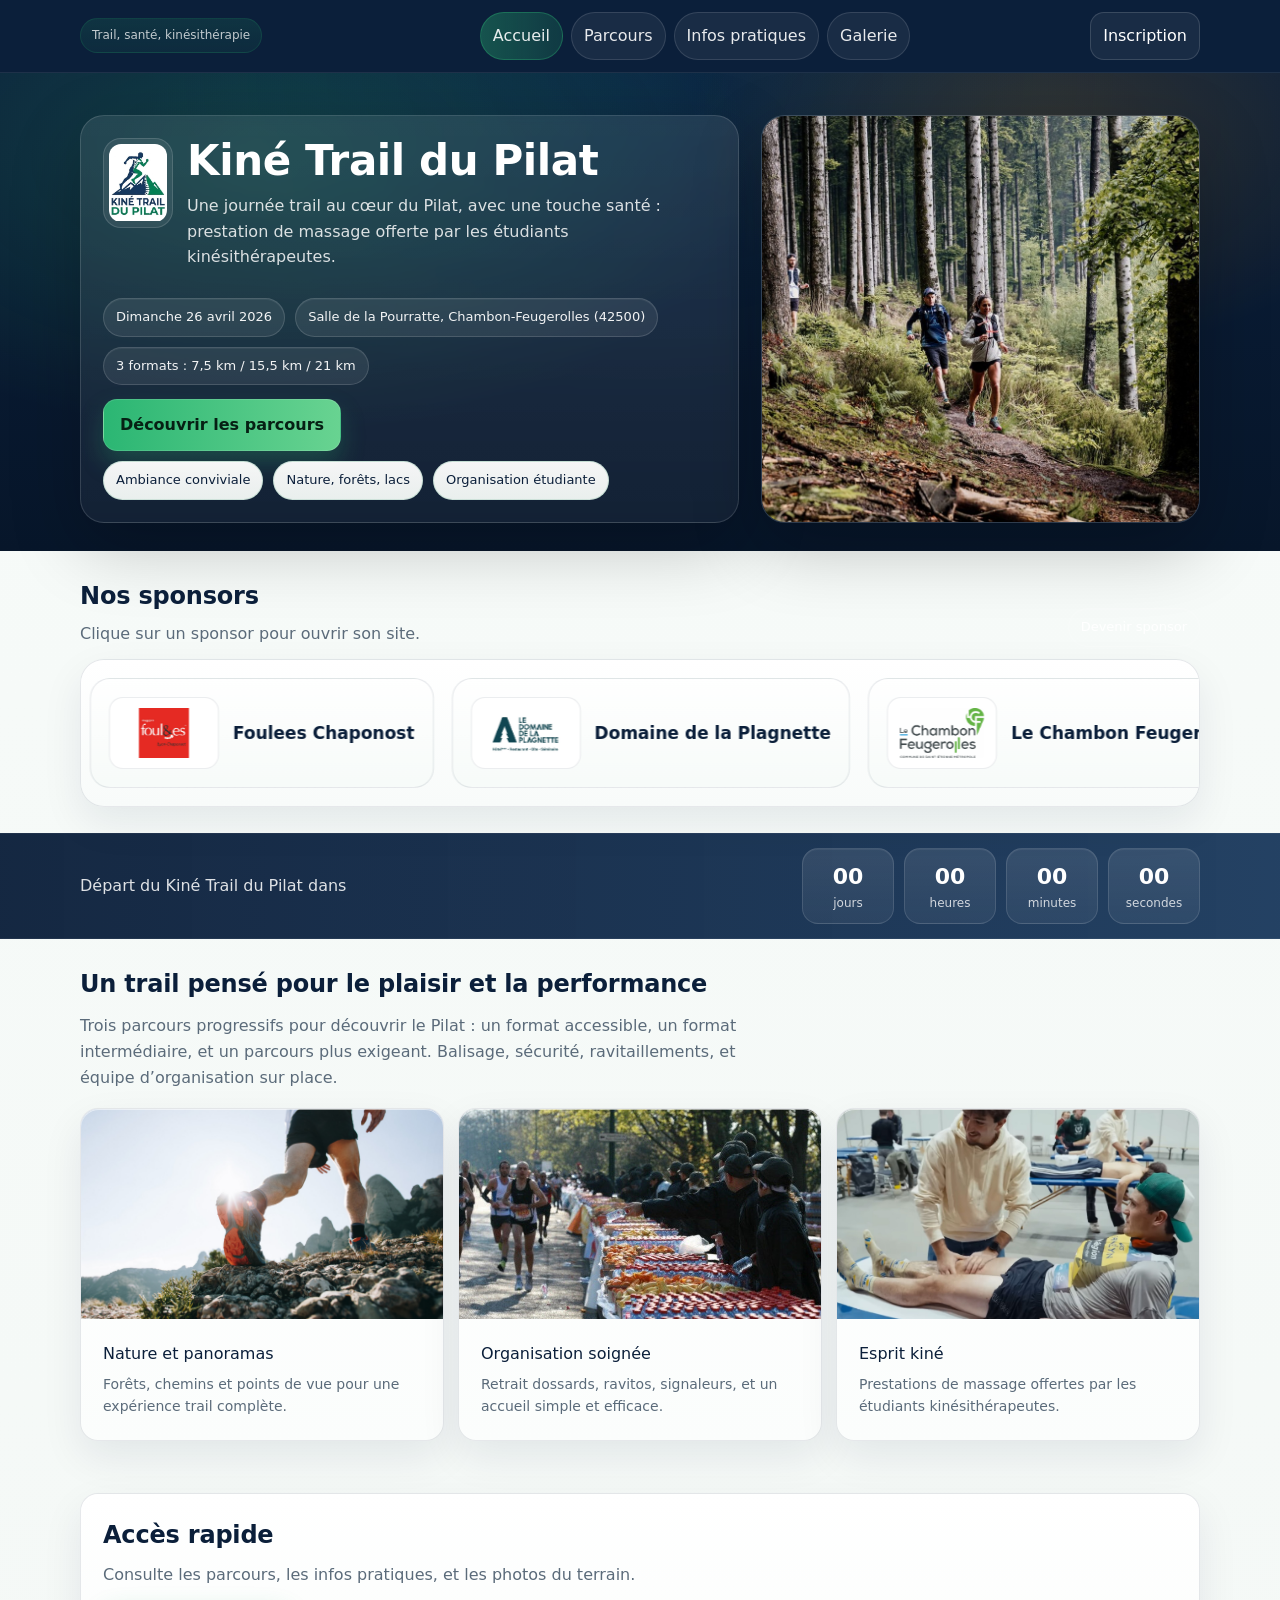
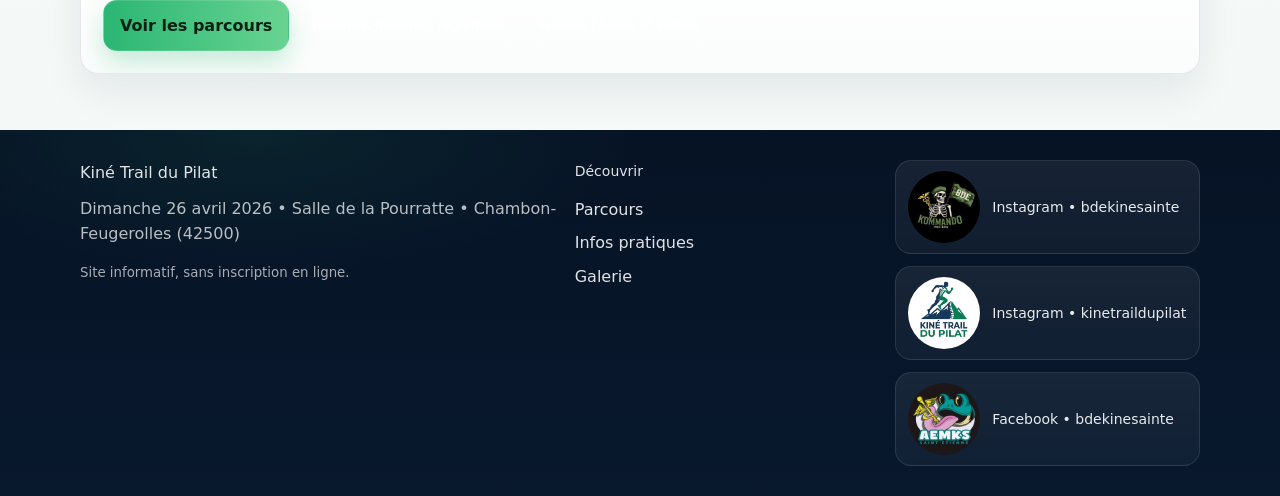
<file: index.html>
<!doctype html>
<html lang="fr">
<head>
  <meta charset="utf-8">
  <meta name="viewport" content="width=device-width, initial-scale=1">
  <title>Kiné Trail du Pilat | Accueil</title>

  <link rel="stylesheet" href="./style.css">
  <link rel="icon" type="image/jpeg" sizes="16x16" href="./images/logo_onglet.jpg">
</head>

<body>

  <div class="topbar">
    <div class="container topbar-inner">
      <a class="brand brand--big" href="./index.html">
        <!-- <img src="./images/logo.jpg" alt="Logo Kiné Trail du Pilat"> -->
        <div class="brand-title">
          <!-- <div class="name">Kiné Trail du Pilat</div> -->
          <div class="tag">Trail, santé, kinésithérapie</div>
        </div>
      </a>

      <nav class="nav" aria-label="Navigation principale">
        <a class="active" href="./index.html">Accueil</a>
        <a href="./parcours.html">Parcours</a>
        <a href="./infos.html">Infos pratiques</a>
        <a href="./galerie.html">Galerie</a>
      </nav>

      <a class="badge" href="https://www.logicourse.fr/inscriptions-3/1042-kine2026.html" target="_blank" rel="noreferrer">
        Inscription
      </a>
    </div>
  </div>

  <header class="header-hero">
    <div class="container hero-grid">

      <div class="hero-card reveal">
        <div class="hero-brandline">
          <img class="hero-logo" src="./images/logo.jpg" alt="Logo Kiné Trail du Pilat">
          <div>
            <h1 class="hero-title">Kiné Trail du Pilat</h1>
            <p class="hero-sub">
              Une journée trail au cœur du Pilat, avec une touche santé : prestation de massage offerte par les étudiants kinésithérapeutes.
            </p>
          </div>
        </div>

        <div class="hero-meta">
          <span class="pill">Dimanche 26 avril 2026</span>
          <span class="pill">Salle de la Pourratte, Chambon-Feugerolles (42500)</span>
          <span class="pill">3 formats : 7,5 km / 15,5 km / 21 km</span>
        </div>

        <div class="hero-actions">
          <a class="btn" href="./parcours.html">Découvrir les parcours</a>
        </div>

        <div class="kpi">
          <span class="pill">Ambiance conviviale</span>
          <span class="pill">Nature, forêts, lacs</span>
          <span class="pill">Organisation étudiante</span>
        </div>
      </div>

      <div class="hero-image reveal" aria-label="Illustration du trail">
        <img src="./images/accueil-6.jpg" alt="Paysage du Pilat avec un sentier de trail">
      </div>

    </div>
  </header>

  <section class="section" id="sponsors">
    <div class="container">
      <div class="sponsors-head reveal">
        <div>
          <h2 class="section-title" style="margin-bottom:6px;">Nos sponsors</h2>
          <p class="section-sub" style="margin:0;">
            Clique sur un sponsor pour ouvrir son site.
          </p>
        </div>
        <a class="pill" href="#contact-sponsors">Devenir sponsor</a>
      </div>

      <div class="sponsors-marquee reveal" aria-label="Bandeau sponsors">
        <div class="sponsors-track" data-sponsors-track>

          <a class="sponsor-card" href="https://foulees.com/-Lyon-Chaponost" target="_blank" rel="noreferrer" aria-label="Aller sur le site du sponsor 1">
            <img src="./images/sponsor-1.jpg" alt="Sponsor 1">
            <span>Foulees Chaponost</span>
          </a>

          <a class="sponsor-card" href="https://www.domaine-plagnette.com/" target="_blank" rel="noreferrer" aria-label="Aller sur le site du sponsor 2">
            <img src="./images/sponsor-2.jpg" alt="Sponsor 2">
            <span>Domaine de la Plagnette</span>
          </a>

          <a class="sponsor-card" href="https://lechambon.fr/" target="_blank" rel="noreferrer" aria-label="Aller sur le site du sponsor 3">
            <img src="./images/sponsor-3.jpg" alt="Sponsor 3">
            <span>Le Chambon Feugerolles</span>
          </a>

          <a class="sponsor-card" href="https://www.cabesto.com/" target="_blank" rel="noreferrer" aria-label="Aller sur le site du sponsor 4">
            <img src="./images/sponsor-4.jpg" alt="Sponsor 4">
            <span>Cabesto</span>
          </a>

          <a class="sponsor-card" href="https://foulees.com/-Lyon-Chaponost" target="_blank" rel="noreferrer" aria-label="Aller sur le site du sponsor 1 (copie)">
            <img src="./images/sponsor-1.jpg" alt="Sponsor 1">
            <span>Foulees Chaponost</span>
          </a>

          <a class="sponsor-card" href="https://www.domaine-plagnette.com/" target="_blank" rel="noreferrer" aria-label="Aller sur le site du sponsor 2 (copie)">
            <img src="./images/sponsor-2.jpg" alt="Sponsor 2">
            <span>Domaine de la Plagnette</span>
          </a>

          <a class="sponsor-card" href="https://lechambon.fr/" target="_blank" rel="noreferrer" aria-label="Aller sur le site du sponsor 3 (copie)">
            <img src="./images/sponsor-3.jpg" alt="Sponsor 3">
            <span>Le Chambon Feugerolles</span>
          </a>

          <a class="sponsor-card" href="https://www.cabesto.com/" target="_blank" rel="noreferrer" aria-label="Aller sur le site du sponsor 4 (copie)">
            <img src="./images/sponsor-4.jpg" alt="Cabesto">
            <span>Cabesto</span>
          </a>

        </div>
      </div>
    </div>
  </section>

  <section class="countdown" aria-label="Compte à rebours avant le départ">
    <div class="container countdown-inner">
      <div class="countdown-label">Départ du Kiné Trail du Pilat dans</div>
      <div class="countdown-value">
        <div class="unit"><div class="n" data-cd="days">00</div><div class="t">jours</div></div>
        <div class="unit"><div class="n" data-cd="hours">00</div><div class="t">heures</div></div>
        <div class="unit"><div class="n" data-cd="mins">00</div><div class="t">minutes</div></div>
        <div class="unit"><div class="n" data-cd="secs">00</div><div class="t">secondes</div></div>
      </div>
    </div>
  </section>

  <main class="container">

    <section class="section">
      <h2 class="section-title reveal">Un trail pensé pour le plaisir et la performance</h2>
      <p class="section-sub reveal">
        Trois parcours progressifs pour découvrir le Pilat : un format accessible, un format intermédiaire, et un parcours plus exigeant. Balisage, sécurité, ravitaillements, et équipe d’organisation sur place.
      </p>

      <div class="grid-3">
        <article class="card reveal">
          <img src="./images/accueil-1.jpg" alt="Coureurs sur un sentier forestier">
          <div class="pad">
            <div class="card-title">Nature et panoramas</div>
            <div class="card-text">Forêts, chemins et points de vue pour une expérience trail complète.</div>
          </div>
        </article>

        <article class="card reveal">
          <img src="./images/accueil-2.jpg" alt="Ambiance ravitaillement et bénévoles">
          <div class="pad">
            <div class="card-title">Organisation soignée</div>
            <div class="card-text">Retrait dossards, ravitos, signaleurs, et un accueil simple et efficace.</div>
          </div>
        </article>

        <article class="card reveal">
          <img src="./images/accueil-4.jpg" alt="Paysage du Pilat avec un chemin">
          <div class="pad">
            <div class="card-title">Esprit kiné</div>
            <div class="card-text">Prestations de massage offertes par les étudiants kinésithérapeutes.</div>
          </div>
        </article>
      </div>
    </section>

    <section class="section">
      <div class="card reveal">
        <div class="pad">
          <h2 class="section-title" style="margin-bottom:8px;">Accès rapide</h2>
          <p class="section-sub" style="margin-bottom:12px;">
            Consulte les parcours, les infos pratiques, et les photos du terrain.
          </p>
          <div style="display:flex; gap:10px; flex-wrap:wrap;">
            <a class="btn" href="./parcours.html">Voir les parcours</a>
            <a class="pill" href="./infos.html">Horaires, matériel, règlement</a>
            <a class="pill" href="./galerie.html">Galerie photos et vidéos</a>
          </div>
        </div>
      </div>
    </section>

  </main>

  <footer class="footer">
    <div class="container footer-grid">
      <div>
        <div style="font-size:16px; margin-bottom:10px;">Kiné Trail du Pilat</div>
        <div style="color:rgba(255,255,255,.72);">
          Dimanche 26 avril 2026 • Salle de la Pourratte • Chambon-Feugerolles (42500)
        </div>
        <div style="margin-top:12px;">
          <small>Site informatif, sans inscription en ligne.</small>
        </div>
      </div>

      <div class="inline-links">
        <div style="font-size:14px; margin-bottom:6px;">Découvrir</div>
        <a href="./parcours.html">Parcours</a>
        <a href="./infos.html">Infos pratiques</a>
        <a href="./galerie.html">Galerie</a>
      </div>

      <div class="footer-social-links">

        <a
          class="footer-social-card"
          href="https://www.instagram.com/bdekinesainte/"
          target="_blank"
          rel="noreferrer"
          aria-label="Compte Instagram BDE Kiné Sainte">
          <img src="./images/logo_bde.jpg" alt="Logo BDE Kiné Sainte">
          <span>Instagram • bdekinesainte</span>
        </a>

        <a
          class="footer-social-card"
          href="https://www.instagram.com/kinetraildupilat/"
          target="_blank"
          rel="noreferrer"
          aria-label="Compte Instagram Kiné Trail du Pilat">
          <img src="./images/logo2.jpg" alt="Logo Kiné Trail du Pilat">
          <span>Instagram • kinetraildupilat</span>
        </a>

        <a
          class="footer-social-card"
          href="https://www.facebook.com/AemksKineSainte"
          target="_blank"
          rel="noreferrer"
          aria-label="Compte Facebook BDE Kiné Sainte">
          <img src="./images/logo_bde_facebook.jpg" alt="Logo BDE Kiné Sainte Facebook">
          <span>Facebook • bdekinesainte</span>
        </a>

      </div>
    </div>
  </footer>

  <button class="to-top" type="button" data-to-top aria-label="Remonter en haut">↑</button>

  <script src="./script.js"></script>
</body>
</html>
</file>
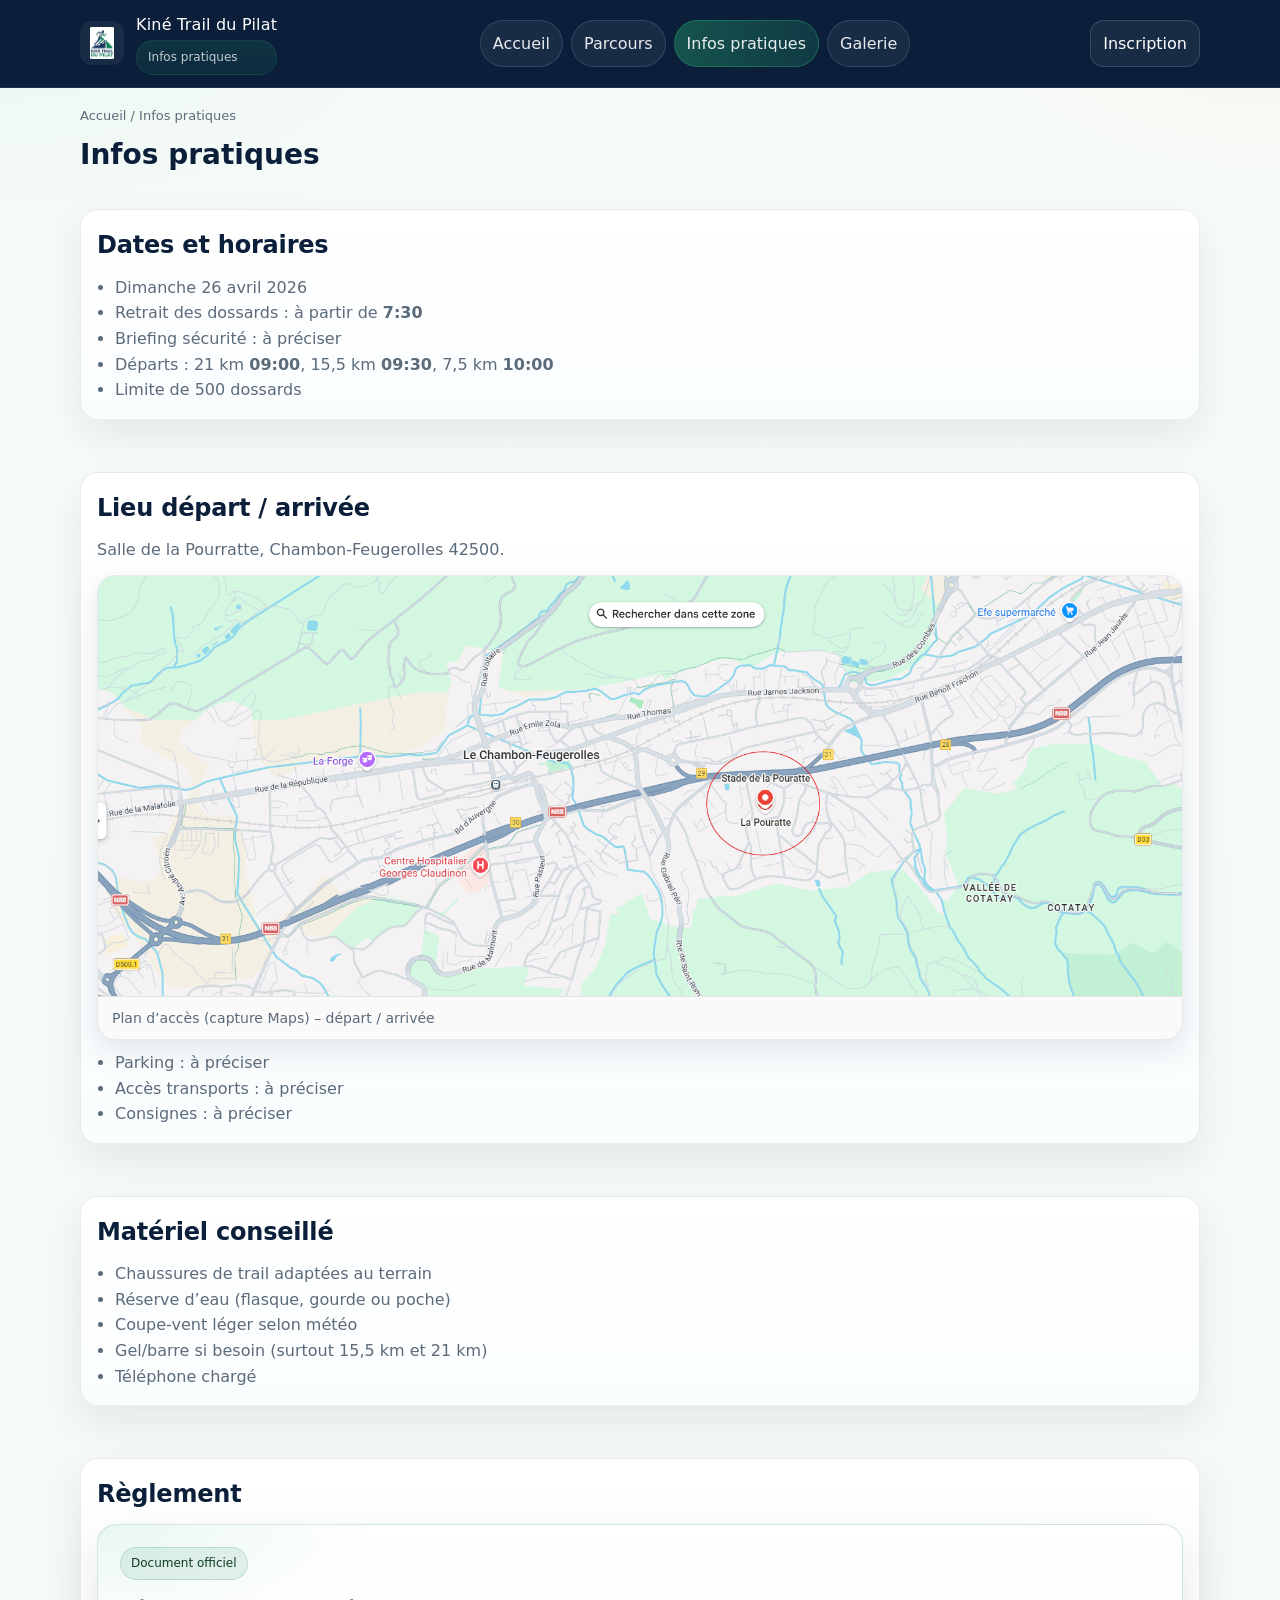
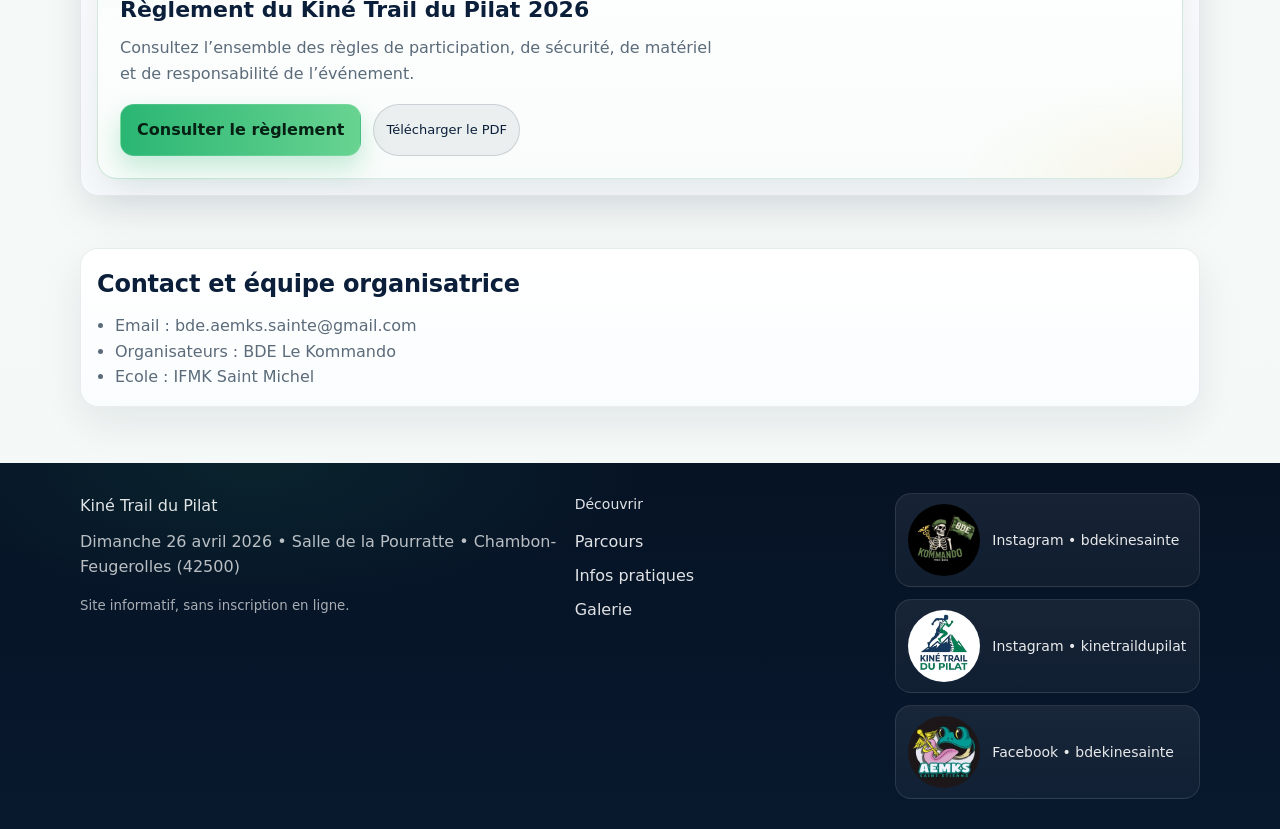
<file: infos.html>
<!doctype html>
<html lang="fr">
<head>
  <meta charset="utf-8">
  <meta name="viewport" content="width=device-width, initial-scale=1">
  <title>Kiné Trail du Pilat | Infos pratiques</title>
  <link rel="stylesheet" href="./style.css">
  <link rel="icon" type="image/jpeg" sizes="16x16" href="./images/logo_onglet.jpg">
</head>
<body>

  <div class="topbar">
    <div class="container topbar-inner">
      <a class="brand" href="./index.html">
        <img src="./images/logo.jpg" alt="Logo Kiné Trail du Pilat">
        <div class="brand-title">
          <div class="name">Kiné Trail du Pilat</div>
          <div class="tag">Infos pratiques</div>
        </div>
      </a>

      <nav class="nav" aria-label="Navigation principale">
        <a href="./index.html">Accueil</a>
        <a href="./parcours.html">Parcours</a>
        <a class="active" href="./infos.html">Infos pratiques</a>
        <a href="./galerie.html">Galerie</a>
      </nav>

      <a class="badge" href="https://www.logicourse.fr/inscriptions-3/1042-kine2026.html" target="_blank" rel="noreferrer">Inscription</a>
    </div>
  </div>

  <main class="container">
    <div class="page-head">
      <p class="breadcrumb">Accueil / Infos pratiques</p>
      <h1 class="page-title">Infos pratiques</h1>
    </div>

    <section class="section" id="horaires">
      <div class="route-block">
        <h2 class="section-title">Dates et horaires</h2>
        <ul class="list">
          <li>Dimanche 26 avril 2026</li>
          <li>Retrait des dossards : à partir de <b>7:30</b></li>
          <li>Briefing sécurité : à préciser </li>
          <li>Départs : 21 km <b>09:00</b>, 15,5 km <b>09:30</b>, 7,5 km <b>10:00</b></li>
          <li>Limite de 500 dossards</li>
        </ul>
      </div>
    </section>

    <section class="section" id="acces">
      <div class="route-block">
        <h2 class="section-title">Lieu départ / arrivée</h2>
        <p class="section-sub" style="margin:0;">
          Salle de la Pourratte, Chambon-Feugerolles 42500.
        </p>
        <figure class="map-figure">
          <img class="map-image" src="./images/plans_depart.png" alt="Plan d’accès – lieu de départ du Kiné Trail du Pilat">
          <figcaption class="map-caption">Plan d’accès (capture Maps) – départ / arrivée</figcaption>
        </figure>
        <ul class="list">
          <li>Parking : à préciser</li>
          <li>Accès transports : à préciser</li>
          <li>Consignes : à préciser</li>
        </ul>
      </div>
    </section>

    <section class="section" id="materiel">
      <div class="route-block">
        <h2 class="section-title">Matériel conseillé</h2>
        <ul class="list">
          <li>Chaussures de trail adaptées au terrain</li>
          <li>Réserve d’eau (flasque, gourde ou poche)</li>
          <li>Coupe-vent léger selon météo</li>
          <li>Gel/barre si besoin (surtout 15,5 km et 21 km)</li>
          <li>Téléphone chargé</li>
        </ul>
      </div>
    </section>

    <section class="section" id="reglement">
      <div class="route-block">
        <h2 class="section-title">Règlement</h2>

        <div class="reglement-card">
          <div class="reglement-badge">Document officiel</div>

          <h3 class="reglement-title">Règlement du Kiné Trail du Pilat 2026</h3>

          <p class="reglement-text">
            Consultez l’ensemble des règles de participation, de sécurité, de matériel et de responsabilité de l’événement.
          </p>

          <div class="reglement-actions">
            <a
              class="btn reglement-btn"
              href="./documents/reglement-kine-trail-du-pilat-2026.pdf"
              target="_blank"
              rel="noreferrer">
              Consulter le règlement
            </a>

            <a
              class="pill reglement-pill"
              href="./documents/reglement-kine-trail-du-pilat-2026.pdf"
              download>
              Télécharger le PDF
            </a>
          </div>
        </div>
      </div>
    </section>

    <section class="section" id="contact">
      <div class="route-block">
        <h2 class="section-title">Contact et équipe organisatrice</h2>
        <p class="section-sub" style="margin:0;">
        </p>
        <ul class="list">
          <li>Email : bde.aemks.sainte@gmail.com</li>
          <li>Organisateurs : BDE Le Kommando</li>
          <li>Ecole : IFMK Saint Michel</li>
        </ul>
      </div>
    </section>

  </main>

  <footer class="footer">
    <div class="container footer-grid">
      <div>
        <div style="font-size:16px; margin-bottom:10px;">Kiné Trail du Pilat</div>
        <div style="color:rgba(255,255,255,.72);">
          Dimanche 26 avril 2026 • Salle de la Pourratte • Chambon-Feugerolles (42500)
        </div>
        <div style="margin-top:12px;">
          <small>Site informatif, sans inscription en ligne.</small>
        </div>
      </div>

      <div class="inline-links">
        <div style="font-size:14px; margin-bottom:6px;">Découvrir</div>
        <a href="./parcours.html">Parcours</a>
        <a href="./infos.html">Infos pratiques</a>
        <a href="./galerie.html">Galerie</a>
      </div>

      <div class="footer-social-links">

        <a
          class="footer-social-card"
          href="https://www.instagram.com/bdekinesainte/"
          target="_blank"
          rel="noreferrer"
          aria-label="Compte Instagram BDE Kiné Sainte">
          <img src="./images/logo_bde.jpg" alt="Logo BDE Kiné Sainte">
          <span>Instagram • bdekinesainte</span>
        </a>

        <a
          class="footer-social-card"
          href="https://www.instagram.com/kinetraildupilat/"
          target="_blank"
          rel="noreferrer"
          aria-label="Compte Instagram Kiné Trail du Pilat">
          <img src="./images/logo2.jpg" alt="Logo Kiné Trail du Pilat">
          <span>Instagram • kinetraildupilat</span>
        </a>

        <a
          class="footer-social-card"
          href="https://www.facebook.com/AemksKineSainte"
          target="_blank"
          rel="noreferrer"
          aria-label="Compte Facebook BDE Kiné Sainte">
          <img src="./images/logo_bde_facebook.jpg" alt="Logo BDE Kiné Sainte Facebook">
          <span>Facebook • bdekinesainte</span>
        </a>

      </div>
    </div>
  </footer>

  <button class="to-top" type="button" data-to-top aria-label="Remonter en haut">↑</button>
  <script src="./script.js"></script>
  
</body>

</html>
</file>
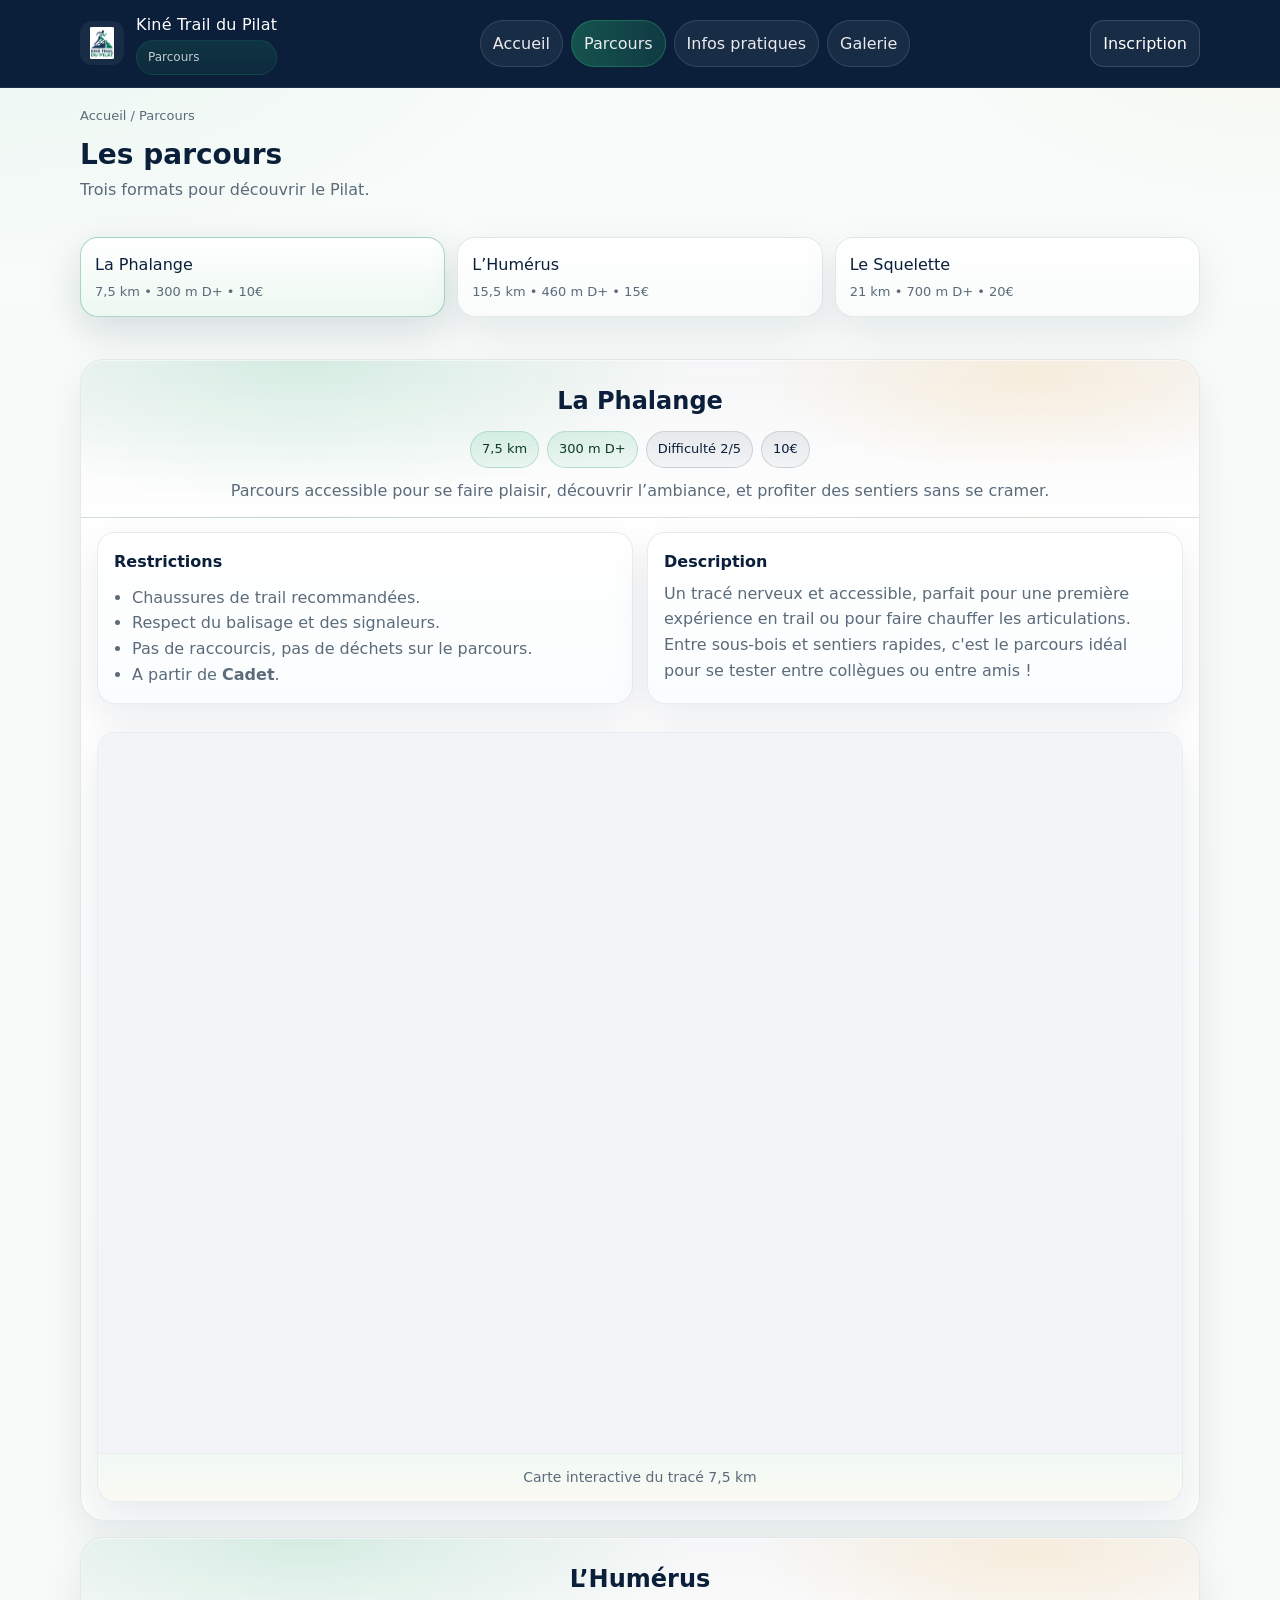
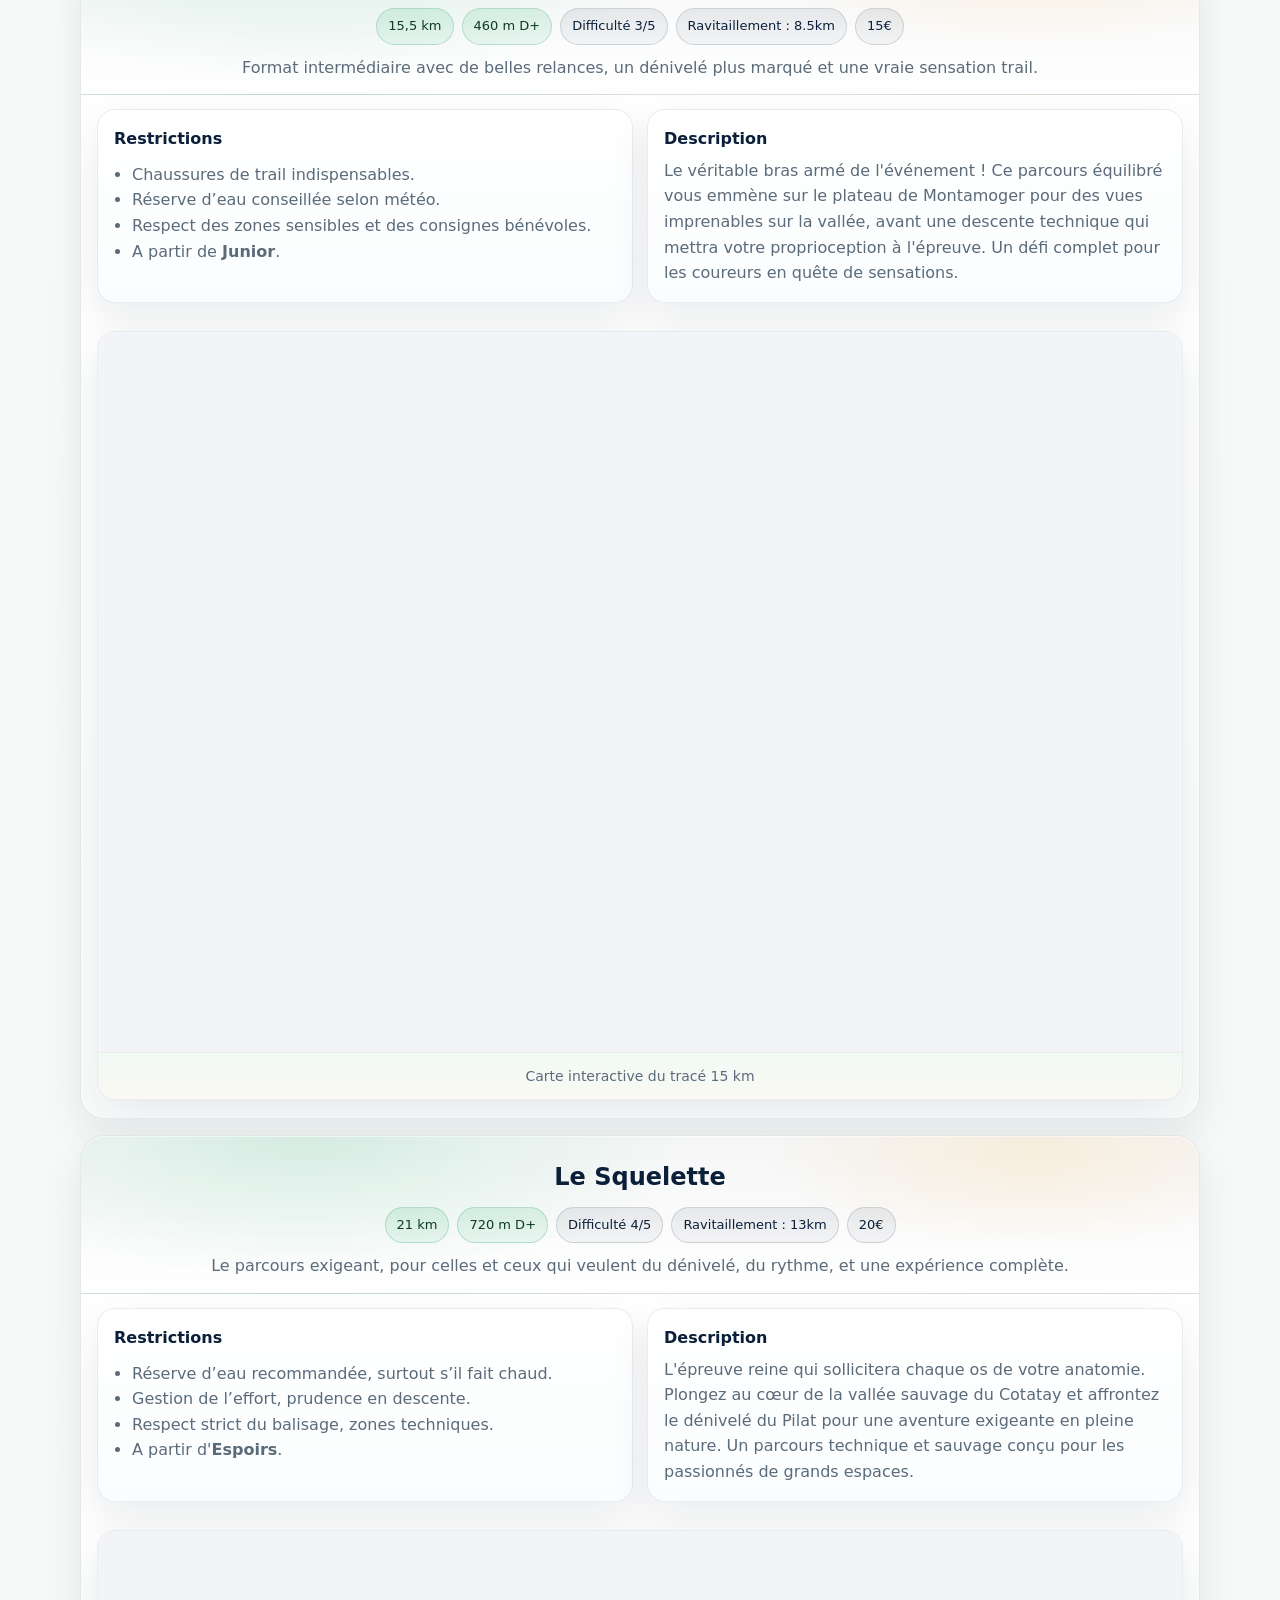
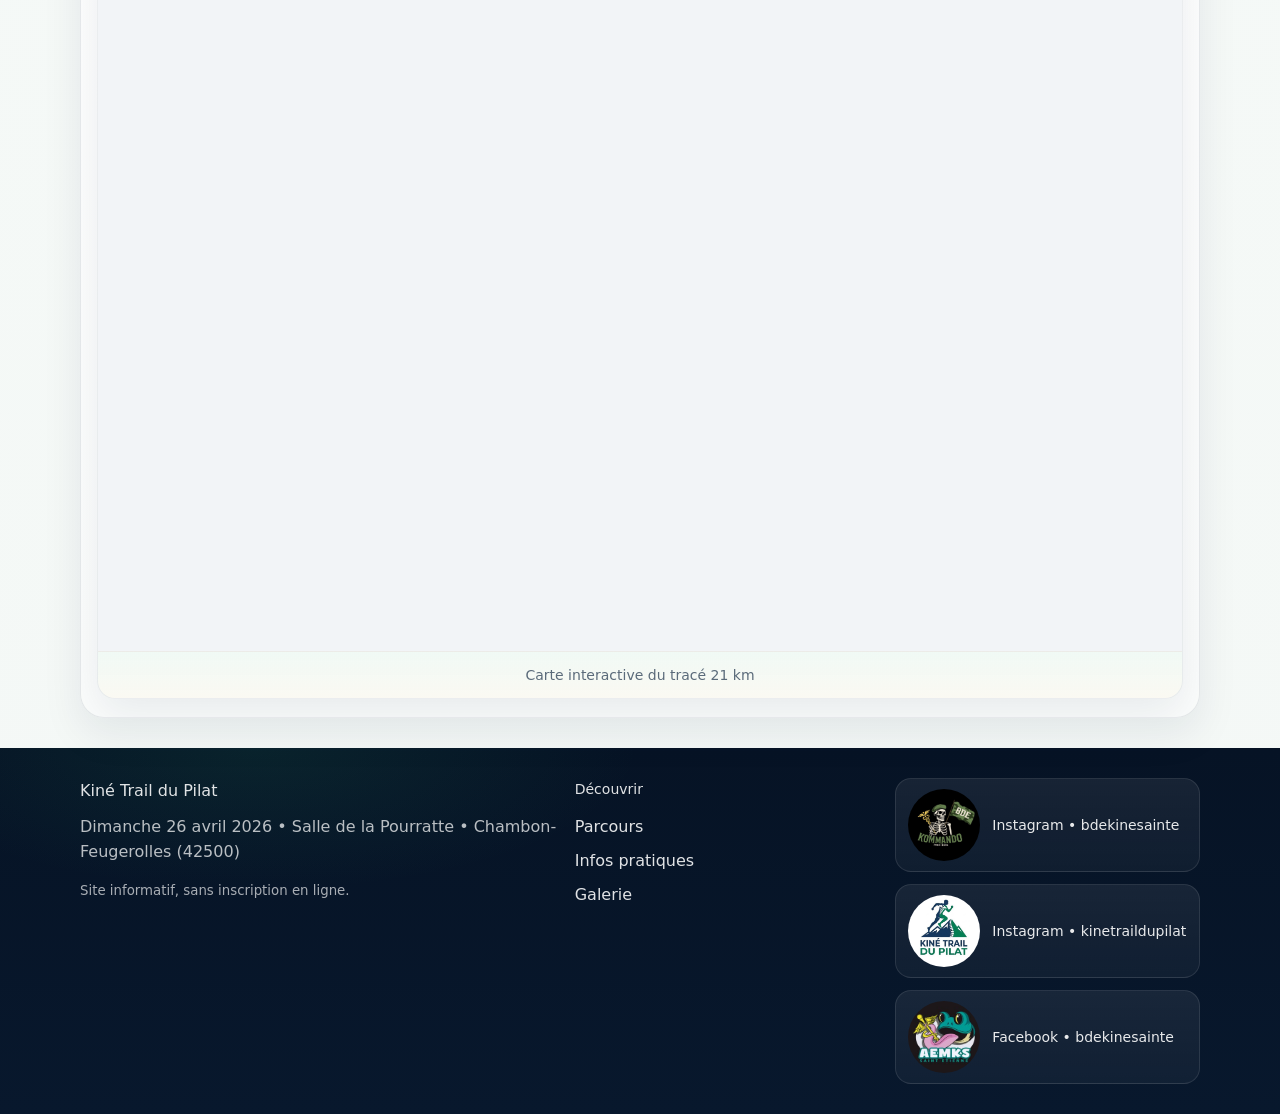
<file: parcours.html>
<!doctype html>
<html lang="fr">
<head>
  <meta charset="utf-8">
  <meta name="viewport" content="width=device-width, initial-scale=1">
  <title>Kiné Trail du Pilat | Parcours</title>
  <link rel="stylesheet" href="./style.css">
  <link rel="icon" type="image/jpeg" sizes="16x16" href="./images/logo_onglet.jpg">
</head>

<body>

  <div class="topbar">
    <div class="container topbar-inner">
      <a class="brand" href="./index.html">
        <img src="./images/logo.jpg" alt="Logo Kiné Trail du Pilat">
        <div class="brand-title">
          <div class="name">Kiné Trail du Pilat</div>
          <div class="tag">Parcours</div>
        </div>
      </a>

      <nav class="nav" aria-label="Navigation principale">
        <a href="./index.html">Accueil</a>
        <a class="active" href="./parcours.html">Parcours</a>
        <a href="./infos.html">Infos pratiques</a>
        <a href="./galerie.html">Galerie</a>
      </nav>

      <a class="badge" href="https://www.logicourse.fr/inscriptions-3/1042-kine2026.html" target="_blank" rel="noreferrer">Inscription</a>
    </div>
  </div>

  <main class="container">
    <div class="page-head">
      <p class="breadcrumb">Accueil / Parcours</p>
      <h1 class="page-title">Les parcours</h1>
      <p class="section-sub">
        Trois formats pour découvrir le Pilat.
      </p>
    </div>

    <section class="section" style="padding-top:10px;">
      <div class="route-nav" aria-label="Accès rapide aux parcours">
        <a class="route-chip active" href="#phalange" data-route-link="phalange">
          <div class="route-chip-title">La Phalange</div>
          <div class="route-chip-sub">7,5 km • 300 m D+ • 10€</div>
        </a>

        <a class="route-chip" href="#humerus" data-route-link="humerus">
          <div class="route-chip-title">L’Humérus</div>
          <div class="route-chip-sub">15,5 km • 460 m D+ • 15€</div>
        </a>

        <a class="route-chip" href="#squelette" data-route-link="squelette">
          <div class="route-chip-title">Le Squelette</div>
          <div class="route-chip-sub">21 km • 700 m D+ • 20€</div>
        </a>
      </div>
    </section>

    <section class="route-v2" id="phalange" data-route="phalange">
      <header class="route-hero">
        <h2 class="route-hero-title">La Phalange</h2>

        <div class="route-meta">
          <span class="tag">7,5 km</span>
          <span class="tag">300 m D+</span>
          <span class="tag navy">Difficulté 2/5</span>
          <span class="tag navy">10€</span>
        </div>

        <p class="route-hero-lead">
          Parcours accessible pour se faire plaisir, découvrir l’ambiance, et profiter des sentiers sans se cramer.
        </p>
      </header>

      <div class="route-details">
        <div class="route-block">
          <h3 class="route-subtitle">Restrictions</h3>
          <ul class="list">
            <li>Chaussures de trail recommandées.</li>
            <li>Respect du balisage et des signaleurs.</li>
            <li>Pas de raccourcis, pas de déchets sur le parcours.</li>
            <li>A partir de <b>Cadet</b>.</li>
          </ul>
        </div>

        <div class="route-block">
          <h3 class="route-subtitle">Description</h3>
          <p class="section-sub" style="margin:0;">
            Un tracé nerveux et accessible, parfait pour une première expérience en trail ou pour faire chauffer les articulations.
            Entre sous-bois et sentiers rapides, c'est le parcours idéal pour se tester entre collègues ou entre amis !
          </p>
        </div>
      </div>

      <div class="route-media-stack">
        <div class="media map-card">
          <div class="komoot-embed">
            <iframe
              src="https://www.komoot.com/fr-fr/tour/2813452535/embed?share_token=agZnbM8nG8MugUilhC7o3jUJ1zsjmpl7AkASDcNGZgFia7PhPM&profile=1"
              loading="lazy"
              allowfullscreen
              referrerpolicy="strict-origin-when-cross-origin"
              title="Carte interactive du parcours La Phalange">
            </iframe>
          </div>
          <div class="cap">Carte interactive du tracé 7,5 km</div>
        </div>
      </div>
    </section>

    <section class="route-v2" id="humerus" data-route="humerus">
      <header class="route-hero">
        <h2 class="route-hero-title">L’Humérus</h2>

        <div class="route-meta">
          <span class="tag">15,5 km</span>
          <span class="tag">460 m D+</span>
          <span class="tag navy">Difficulté 3/5</span>
          <span class="tag navy">Ravitaillement : 8.5km</span>
          <span class="tag navy">15€</span>
        </div>

        <p class="route-hero-lead">
          Format intermédiaire avec de belles relances, un dénivelé plus marqué et une vraie sensation trail.
        </p>
      </header>

      <div class="route-details">
        <div class="route-block">
          <h3 class="route-subtitle">Restrictions</h3>
          <ul class="list">
            <li>Chaussures de trail indispensables.</li>
            <li>Réserve d’eau conseillée selon météo.</li>
            <li>Respect des zones sensibles et des consignes bénévoles.</li>
            <li>A partir de <b>Junior</b>.</li>
          </ul>
        </div>

        <div class="route-block">
          <h3 class="route-subtitle">Description</h3>
          <p class="section-sub" style="margin:0;">
            Le véritable bras armé de l'événement ! Ce parcours équilibré vous emmène sur le plateau de Montamoger pour des vues imprenables sur la vallée,
            avant une descente technique qui mettra votre proprioception à l'épreuve. Un défi complet pour les coureurs en quête de sensations.
          </p>
        </div>
      </div>

      <div class="route-media-stack">
        <div class="media map-card">
          <div class="komoot-embed">
            <iframe
              src="https://www.komoot.com/fr-fr/tour/2756206032/embed?share_token=auyn3lGZaMHZaEUx7GmP1bBeD0R7QXrITrUDi4xkM5N0RKsmd8&profile=1"
              loading="lazy"
              allowfullscreen
              referrerpolicy="strict-origin-when-cross-origin"
              title="Carte interactive du parcours L’Humérus">
            </iframe>
          </div>
          <div class="cap">Carte interactive du tracé 15 km</div>
        </div>
      </div>
    </section>

    <section class="route-v2" id="squelette" data-route="squelette">
      <header class="route-hero">
        <h2 class="route-hero-title">Le Squelette</h2>

        <div class="route-meta">
          <span class="tag">21 km</span>
          <span class="tag">720 m D+</span>
          <span class="tag navy">Difficulté 4/5</span>
          <span class="tag navy">Ravitaillement : 13km</span>
          <span class="tag navy">20€</span>
        </div>

        <p class="route-hero-lead">
          Le parcours exigeant, pour celles et ceux qui veulent du dénivelé, du rythme, et une expérience complète.
        </p>
      </header>

      <div class="route-details">
        <div class="route-block">
          <h3 class="route-subtitle">Restrictions</h3>
          <ul class="list">
            <li>Réserve d’eau recommandée, surtout s’il fait chaud.</li>
            <li>Gestion de l’effort, prudence en descente.</li>
            <li>Respect strict du balisage, zones techniques.</li>
            <li>A partir d'<b>Espoirs</b>.</li>
          </ul>
        </div>

        <div class="route-block">
          <h3 class="route-subtitle">Description</h3>
          <p class="section-sub" style="margin:0;">
            L'épreuve reine qui sollicitera chaque os de votre anatomie. Plongez au cœur de la vallée sauvage du Cotatay et affrontez le dénivelé du Pilat pour une
            aventure exigeante en pleine nature. Un parcours technique et sauvage conçu pour les passionnés de grands espaces.
          </p>
        </div>
      </div>

      <div class="route-media-stack">
        <div class="media map-card">
          <div class="komoot-embed">
            <iframe
              src="https://www.komoot.com/fr-fr/tour/2813133595/embed?share_token=aRtNIQqfC6TagY1kxYDg5kkqwEZXzEwO7iZG2JZbVRBr9U5EIk&profile=1"
              loading="lazy"
              allowfullscreen
              referrerpolicy="strict-origin-when-cross-origin"
              title="Carte interactive du parcours Le Squelette">
            </iframe>
          </div>
          <div class="cap">Carte interactive du tracé 21 km</div>
        </div>
      </div>
    </section>

  </main>

  <footer class="footer">
    <div class="container footer-grid">
      <div>
        <div style="font-size:16px; margin-bottom:10px;">Kiné Trail du Pilat</div>
        <div style="color:rgba(255,255,255,.72);">
          Dimanche 26 avril 2026 • Salle de la Pourratte • Chambon-Feugerolles (42500)
        </div>
        <div style="margin-top:12px;">
          <small>Site informatif, sans inscription en ligne.</small>
        </div>
      </div>

      <div class="inline-links">
        <div style="font-size:14px; margin-bottom:6px;">Découvrir</div>
        <a href="./parcours.html">Parcours</a>
        <a href="./infos.html">Infos pratiques</a>
        <a href="./galerie.html">Galerie</a>
      </div>

      <div class="footer-social-links">

        <a
          class="footer-social-card"
          href="https://www.instagram.com/bdekinesainte/"
          target="_blank"
          rel="noreferrer"
          aria-label="Compte Instagram BDE Kiné Sainte">
          <img src="./images/logo_bde.jpg" alt="Logo BDE Kiné Sainte">
          <span>Instagram • bdekinesainte</span>
        </a>

        <a
          class="footer-social-card"
          href="https://www.instagram.com/kinetraildupilat/"
          target="_blank"
          rel="noreferrer"
          aria-label="Compte Instagram Kiné Trail du Pilat">
          <img src="./images/logo2.jpg" alt="Logo Kiné Trail du Pilat">
          <span>Instagram • kinetraildupilat</span>
        </a>

        <a
          class="footer-social-card"
          href="https://www.facebook.com/AemksKineSainte"
          target="_blank"
          rel="noreferrer"
          aria-label="Compte Facebook BDE Kiné Sainte">
          <img src="./images/logo_bde_facebook.jpg" alt="Logo BDE Kiné Sainte Facebook">
          <span>Facebook • bdekinesainte</span>
        </a>

      </div>
    </div>
  </footer>

  <button class="to-top" type="button" data-to-top aria-label="Remonter en haut">↑</button>

  <script src="./script.js"></script>
</body>
</html>
</file>
<file: style.css>
:root{
  --white:#ffffff;
  --navy:#0b1f3a;
  --navy-2:#123157;
  --green:#1c8c5a;
  --green2:#2bb673;
  --green-soft:#dff6eb;
  --orange:#f59e0b;
  --orange-soft:#fff3d6;
  --sky:#dbeafe;
  --ink:#0f172a;
  --muted:#5b6b7a;
  --bg:#f4f8f6;
  --bg-alt:#eef5f2;
  --card:#ffffff;
  --line: rgba(11,31,58,.10);
  --line-strong: rgba(11,31,58,.18);
  --shadow: 0 10px 30px rgba(11,31,58,.10);
  --shadow-soft: 0 16px 40px rgba(11,31,58,.08);
  --shadow-strong: 0 24px 60px rgba(11,31,58,.16);
  --radius: 18px;
  --radius-lg: 24px;
  --max: 1120px;
}
  
  *{ box-sizing:border-box; }
  html,body{ margin:0; padding:0; }
  body{
    font-family: system-ui, -apple-system, Segoe UI, Roboto, Arial, sans-serif;
    color: var(--ink);
    background:
      radial-gradient(1200px 600px at 0% 0%, rgba(43,182,115,.06), transparent 45%),
      radial-gradient(900px 500px at 100% 0%, rgba(245,158,11,.05), transparent 40%),
      linear-gradient(180deg, #f7fbf9 0%, var(--bg) 100%);
    line-height: 1.6;
  }
  
  a{ color: inherit; text-decoration: none; }
  a:focus-visible, button:focus-visible{
    outline: 3px solid rgba(43,182,115,.35);
    outline-offset: 3px;
    border-radius: 10px;
  }
  
  html, body{
    margin: 0;
    padding: 0;
    overflow-x: hidden;
  }

  .container{
    width: min(var(--max), calc(100% - 40px));
    margin: 0 auto;
  }
  
  .topbar{
    background: var(--navy);
    color: var(--white);
    position: sticky;
    top: 0;
    z-index: 50;
    border-bottom: 1px solid rgba(255,255,255,.08);
  }
  
  .nav a{
    padding: 10px 12px;
    border-radius: 999px;
    color: rgba(255,255,255,.9);
    border: 1px solid rgba(255,255,255,.12);
    background: rgba(255,255,255,.06);
    transition: transform .08s ease, background .15s ease;
  }
  .nav a:hover{
    background: rgba(255,255,255,.12);
  }
  .nav a.active{
    background: linear-gradient(90deg, rgba(43,182,115,.35), rgba(43,182,115,.18));
    border-color: rgba(43,182,115,.35);
  }

  .topbar-inner{
    display:flex;
    align-items:center;
    justify-content:space-between;
    gap: 16px;
    padding: 12px 0;
  }
  
  .nav{
    display:flex;
    flex-wrap:wrap;
    gap: 8px;
    justify-content:center;
  }
  
  .brand{
    display:flex;
    align-items:center;
    gap: 12px;
    min-width: 220px;
  }
  .brand img{
    width: 44px;
    height: 44px;
    object-fit: contain;
    background: rgba(255,255,255,.06);
    border-radius: 12px;
    padding: 6px;
  }
  .brand-title{
    display:flex;
    flex-direction:column;
    gap: 2px;
  }
  .brand-title .name{
    font-size: 16px;
    letter-spacing: .2px;
  }
  .brand-title .tag{
    font-size: 12px;
    color: rgba(255,255,255,.75);
  }
  
  
  
 .header-hero{
  background:
    radial-gradient(900px 500px at 20% 18%, rgba(43,182,115,.22), transparent 55%),
    radial-gradient(800px 500px at 82% 12%, rgba(245,158,11,.16), transparent 45%),
    radial-gradient(900px 600px at 50% 0%, rgba(12,74,110,.22), transparent 55%),
    linear-gradient(180deg, var(--navy), #07162a);
  color: var(--white);
  padding: 42px 0 28px;
}
  
  .hero-grid{
    display:grid;
    grid-template-columns: 1.2fr .8fr;
    gap: 22px;
    align-items: stretch;
  }
  .hero-card{
    border: 1px solid rgba(255,255,255,.14);
    background: linear-gradient(180deg, rgba(255,255,255,.09), rgba(255,255,255,.05));
    border-radius: var(--radius-lg);
    padding: 22px;
    box-shadow: 0 24px 70px rgba(0,0,0,.22);
    backdrop-filter: blur(4px);
  }
  .hero-title{
    margin: 0 0 8px;
    font-size: clamp(24px, 3.2vw, 38px);
    line-height: 1.15;
  }
  .hero-sub{
    margin: 0 0 14px;
    color: rgba(255,255,255,.82);
  }
  .hero-meta{
    display:flex;
    flex-wrap:wrap;
    gap: 10px;
    margin-top: 12px;
  }
  .pill{
    display:inline-flex;
    align-items:center;
    gap: 8px;
    padding: 8px 12px;
    border-radius: 999px;
    background: rgba(255,255,255,.08);
    border: 1px solid rgba(255,255,255,.14);
    color: rgba(255,255,255,.94);
    font-size: 13px;
    box-shadow: inset 0 1px 0 rgba(255,255,255,.05);
  }
  
  .btn{
    display:inline-flex;
    align-items:center;
    justify-content:center;
    gap: 10px;
    padding: 12px 16px;
    border-radius: 14px;
    border: 1px solid rgba(255,255,255,.12);
    background: linear-gradient(90deg, var(--green2), #68d391);
    color: #062014;
    cursor: pointer;
    font-weight: 600;
    box-shadow: 0 12px 24px rgba(43,182,115,.25);
    transition: transform .12s ease, filter .18s ease, box-shadow .18s ease;
  }
  
  .btn:hover{
    filter: brightness(1.04);
    transform: translateY(-1px);
    box-shadow: 0 16px 30px rgba(43,182,115,.30);
  }
  
  .btn:active{
    transform: translateY(1px);
  }
  
  .hero-image{
    border-radius: var(--radius-lg);
    overflow:hidden;
    border: 1px solid rgba(255,255,255,.12);
    background: rgba(255,255,255,.05);
    box-shadow: 0 24px 70px rgba(0,0,0,.24);
  }
  .hero-image img{
    width: 100%;
    height: 100%;
    object-fit: cover;
    display:block;
  }

  .hero-title{
    margin: 0 0 10px;
    font-size: clamp(28px, 3.5vw, 42px);
    line-height: 1.08;
    letter-spacing: -.4px;
  }
  
  .hero-sub{
    margin: 0 0 16px;
    color: rgba(255,255,255,.84);
    max-width: 60ch;
  }
  
  
  .section{
    padding: 26px 0;
  }
  .section-title{
    margin: 0 0 10px;
    font-size: 24px;
    color: var(--navy);
    letter-spacing: -.2px;
  }
  
  .section-sub{
    margin: 0 0 18px;
    color: var(--muted);
    max-width: 70ch;
  }
  
  .grid-3{
    display:grid;
    grid-template-columns: repeat(3, 1fr);
    gap: 14px;
  }
  .card{
    background: linear-gradient(180deg, #ffffff, #fbfdfc);
    border: 1px solid var(--line);
    border-radius: var(--radius);
    box-shadow: var(--shadow-soft);
    overflow:hidden;
    transition: transform .16s ease, box-shadow .16s ease, border-color .16s ease;
  }
  
  .card:hover{
    transform: translateY(-4px);
    box-shadow: var(--shadow-strong);
    border-color: rgba(28,140,90,.20);
  }
  
  .card .pad{
  padding: 22px;
}

.card img{
  width: 100%;
  height: 210px;
  object-fit: cover;
  display:block;
}
  
  .card-title{
    color: var(--navy);
    font-size: 17px;
  }
  
  .card-text{
    color: var(--muted);
    font-size: 14px;
    margin-top: 6px;
  }

  .kpi{
    display:flex;
    flex-wrap:wrap;
    gap: 10px;
    margin-top: 10px;
  }
  .kpi .pill{
  background: linear-gradient(180deg, rgba(255,255,255,.96), rgba(243,249,246,.96));
  border: 1px solid rgba(28,140,90,.18);
  color: var(--navy);
  }
  
  .sponsors-bar{
    background: var(--white);
    border-top: 1px solid var(--line);
    border-bottom: 1px solid var(--line);
  }
  .sponsors-inner{
    display:flex;
    align-items:center;
    justify-content:space-between;
    gap: 12px;
    padding: 14px 0;
  }
  .sponsors-title{
    color: var(--navy);
    font-size: 14px;
    min-width: 120px;
  }
  .sponsors-logos{
    display:flex;
    flex-wrap:wrap;
    gap: 10px;
    justify-content:flex-end;
  }
  .sponsors-logos a{
    display:inline-flex;
    align-items:center;
    justify-content:center;
    width: 110px;
    height: 52px;
    border-radius: 14px;
    border: 1px solid var(--line);
    background: #fff;
    overflow:hidden;
  }
  .sponsors-logos img{
    width: 100%;
    height: 100%;
    object-fit: contain;
    padding: 10px;
  }
  
  .countdown{
    background:
      linear-gradient(90deg, rgba(11,31,58,.96), rgba(18,49,87,.92));
    color: var(--white);
    border-top: 1px solid rgba(255,255,255,.05);
    border-bottom: 1px solid rgba(255,255,255,.05);
  }
  .countdown-inner{
    display:flex;
    align-items:center;
    justify-content:space-between;
    gap: 14px;
    padding: 14px 0;
    flex-wrap: wrap;
  }
  .countdown-label{
    color: rgba(255,255,255,.86);
  }
  .countdown-value{
    display:flex;
    gap: 10px;
    flex-wrap:wrap;
  }
  .unit{
    background: linear-gradient(180deg, rgba(255,255,255,.10), rgba(255,255,255,.06));
    border: 1px solid rgba(255,255,255,.12);
    padding: 10px 12px;
    border-radius: 16px;
    min-width: 92px;
    text-align:center;
    box-shadow: inset 0 1px 0 rgba(255,255,255,.06);
  }
  
  .unit .n{
    font-size: 22px;
    font-weight: 700;
  }
  .unit .t{ font-size: 12px; color: rgba(255,255,255,.78); }
  
  .footer{
    background:
      radial-gradient(700px 260px at 20% 0%, rgba(43,182,115,.10), transparent 55%),
      linear-gradient(180deg, #061325, #08182d);
    color: rgba(255,255,255,.88);
    padding: 30px 0;
    margin-top: 30px;
  }
  .footer-grid{
    display:grid;
    grid-template-columns: 1.1fr .7fr .7fr;
    gap: 16px;
  }
  .footer a{ color: rgba(255,255,255,.88); }
  .footer a:hover{ color: var(--white); }
  .footer small{ color: rgba(255,255,255,.65); }
  
  .inline-links{
    display:flex;
    flex-direction:column;
    gap: 8px;
  }
  
  .badge{
    display:inline-flex;
    align-items:center;
    gap: 10px;
    padding: 10px 12px;
    border-radius: 14px;
    border: 1px solid rgba(255,255,255,.14);
    background: rgba(255,255,255,.06);
  }

  .page-head{
    padding: 18px 0 6px;
  }
  .breadcrumb{
    color: var(--muted);
    font-size: 13px;
    margin: 0 0 6px;
  }
  .page-title{
    margin: 0;
    font-size: 28px;
    color: var(--navy);
  }
  
  .route{
    display:grid;
    grid-template-columns: 1fr;
    gap: 14px;
    margin-top: 12px;
  }
  .route-top{
    display:grid;
    grid-template-columns: 1.2fr .8fr;
    gap: 14px;
  }
  .route-block{
    background: var(--white);
    border: 1px solid var(--line);
    border-radius: var(--radius);
    box-shadow: var(--shadow);
    padding: 16px;
  }
  .route-name{
    margin: 0 0 10px;
    color: var(--navy);
    font-size: 20px;
  }
  .route-meta{
    display:flex;
    flex-wrap:wrap;
    gap: 8px;
    margin-bottom: 10px;
  }
  .tag{
    display:inline-flex;
    align-items:center;
    gap: 8px;
    padding: 7px 11px;
    border-radius: 999px;
    background: linear-gradient(180deg, rgba(43,182,115,.14), rgba(43,182,115,.08));
    border: 1px solid rgba(28,140,90,.22);
    color: #0f3b28;
    font-size: 13px;
    font-weight: 500;
  }
  
  .tag.navy{
    background: linear-gradient(180deg, rgba(11,31,58,.08), rgba(11,31,58,.04));
    border: 1px solid rgba(11,31,58,.14);
    color: var(--navy);
  }
  
  .media-grid{
    display:grid;
    grid-template-columns: 1fr 1fr;
    gap: 14px;
  }
  .media{
    border: 1px solid rgba(11,31,58,.08);
    border-radius: var(--radius);
    overflow:hidden;
    background: linear-gradient(180deg, #ffffff, #fbfdfc);
    box-shadow: var(--shadow-soft);
  }
  
  .media .cap{
    padding: 12px 14px;
    color: var(--muted);
    font-size: 14px;
    text-align: center;
    font-weight: 500;
    background: linear-gradient(180deg, rgba(43,182,115,.05), rgba(245,158,11,.04));
    border-top: 1px solid rgba(11,31,58,.06);
  }
  .media img{
    width: 100%;
    height: 280px;
    object-fit: cover;
    display:block;
  }
 

  
  .notice{
    background: linear-gradient(90deg, rgba(43,182,115,.12), rgba(245,158,11,.10));
    border: 1px solid rgba(43,182,115,.22);
    border-radius: var(--radius);
    padding: 12px 14px;
    color: #0f3b28;
  }
  
  .list{
    margin: 10px 0 0;
    padding-left: 18px;
    color: var(--muted);
  }
  
  .gallery-wrap{
    background: var(--white);
    border: 1px solid var(--line);
    border-radius: var(--radius);
    box-shadow: var(--shadow);
    overflow:hidden;
  }
  .slider{
    position: relative;
  }
  .slide{
    display:none;
  }
  .slide.active{
    display:block;
  }
  .slide img{
    width: 100%;
    height: 480px;
    object-fit: cover;
    display:block;
  }
  .slider-controls{
    position:absolute;
    inset: auto 12px 12px 12px;
    display:flex;
    justify-content:space-between;
    align-items:center;
    gap: 12px;
  }
  .ctrl{
    background: rgba(6,19,37,.72);
    border: 1px solid rgba(255,255,255,.16);
    color: rgba(255,255,255,.92);
    padding: 10px 12px;
    border-radius: 12px;
    cursor:pointer;
  }
  .ctrl:hover{ background: rgba(6,19,37,.82); }
  .dots{
    display:flex;
    gap: 6px;
    flex-wrap:wrap;
    justify-content:center;
  }
  .dot{
    width: 10px;
    height: 10px;
    border-radius: 999px;
    background: rgba(255,255,255,.42);
    border: 1px solid rgba(255,255,255,.28);
    cursor:pointer;
  }
  .dot.active{
    background: rgba(43,182,115,.92);
    border-color: rgba(43,182,115,.92);
  }

  /* plan d'accès */
.map-figure{
  margin: 12px 0 10px;
  border: 1px solid var(--line);
  border-radius: var(--radius);
  overflow: hidden;
  background: var(--white);
  box-shadow: var(--shadow);
}

.map-image{
  display: block;
  width: 100%;
  height: auto;
  max-height: 420px;
  object-fit: cover;
}

.map-caption{
  padding: 10px 14px;
  font-size: 14px;
  color: var(--muted);
  border-top: 1px solid var(--line);
  background: rgba(11,31,58,.02);
}
  
  @media (max-width: 900px){
    .hero-grid{ grid-template-columns: 1fr; }
    .grid-3{ grid-template-columns: 1fr; }
    .footer-grid{ grid-template-columns: 1fr; }
    .route-top{ grid-template-columns: 1fr; }
    .media-grid{ grid-template-columns: 1fr; }
    .slide img{ height: 340px; }
  }

  /* Parcours v2 (mise en avant + images empilées) */
.route-nav{
  display:grid;
  grid-template-columns: repeat(3, 1fr);
  gap: 12px;
}

.route-chip{
  background: var(--white);
  border: 1px solid var(--line);
  border-radius: var(--radius);
  box-shadow: var(--shadow);
  padding: 14px 14px;
  transition: transform .08s ease, border-color .15s ease;
}
.route-chip:hover{ transform: translateY(-1px); }
.route-chip.active{
  border-color: rgba(28,140,90,.35);
  box-shadow: 0 14px 40px rgba(11,31,58,.14);
}
.route-chip-title{
  color: var(--navy);
  font-size: 16px;
  margin-bottom: 4px;
}
.route-chip-sub{
  color: var(--muted);
  font-size: 13px;
}

.route-v2{
  margin-top: 16px;
  background: linear-gradient(180deg, #ffffff, #fbfdfc);
  border: 1px solid var(--line);
  border-radius: var(--radius-lg);
  box-shadow: var(--shadow-soft);
  overflow: hidden;
}

.route-hero{
  padding: 22px 18px 14px;
  background:
    radial-gradient(700px 260px at 20% 0%, rgba(43,182,115,.16), transparent 55%),
    radial-gradient(500px 180px at 85% 10%, rgba(245,158,11,.12), transparent 55%),
    linear-gradient(180deg, rgba(11,31,58,.04), transparent);
  text-align: center;
  border-bottom: 1px solid var(--line);
}

.route-block{
  background: linear-gradient(180deg, #ffffff, #fafdfe);
  border: 1px solid rgba(11,31,58,.08);
  border-radius: var(--radius);
  box-shadow: var(--shadow-soft);
  padding: 16px;
}

.route-chip{
  background: linear-gradient(180deg, #ffffff, #f9fcfb);
  border: 1px solid var(--line);
  border-radius: var(--radius);
  box-shadow: var(--shadow-soft);
  padding: 14px 14px;
  transition: transform .12s ease, border-color .18s ease, box-shadow .18s ease, background .18s ease;
}

.route-chip:hover{
  transform: translateY(-2px);
  background: linear-gradient(180deg, #ffffff, #eef9f3);
}

.route-chip.active{
  border-color: rgba(28,140,90,.35);
  box-shadow: 0 14px 40px rgba(11,31,58,.14);
  background: linear-gradient(180deg, #ffffff, #ecf8f1);
}

.route-hero-title{
  margin: 0 0 10px;
  font-size: 24px;
  color: var(--navy);
}

.route-hero .route-meta{
  justify-content: center;
  margin-bottom: 10px;
}

.route-hero-lead{
  margin: 0;
  color: var(--muted);
}

.route-details{
  padding: 14px 16px;
  display:grid;
  grid-template-columns: 1fr 1fr;
  gap: 14px;
}

.route-subtitle{
  margin: 0 0 6px;
  color: var(--navy);
  font-size: 16px;
}

.route-media-stack{
  padding: 14px 16px 18px;
  display:grid;
  grid-template-columns: 1fr;
  gap: 14px;
}

.route-media-stack .media img{
  height: 360px;  /*ajuster si besoin 360*/
  object-fit: contain; /*afficher toute l'image*/
  background: #fff; /*fond blanc*/
}

@media (max-width: 900px){
  .route-nav{ grid-template-columns: 1fr; }
  .route-details{ grid-template-columns: 1fr; }
  .route-media-stack .media img{ height: 280px; }
}


/* Logo plus visible dans la topbar */
.brand--big img{
  width: 56px;
  height: 56px;
  padding: 8px;
  border-radius: 16px;
}

/* Logo visible dans le hero */
.hero-brandline{
  
  display:flex;
  gap: 14px;
  align-items:flex-start;
}
.hero-logo{
  width: 70px;
  height: 90px;
  object-fit: contain;
  border-radius: 18px;
  padding: 5px;
  background: rgba(255,255,255,.08);
  border: 1px solid rgba(255,255,255,.14);
  flex: 0 0 auto;
}
.hero-actions{
  margin-top:14px;
  display:flex;
  gap:10px;
  flex-wrap:wrap;
}

/* Petits titres des cards (évite les styles inline) */
.card-title{ color: var(--navy); font-size: 16px; }
.card-text{ color: var(--muted); font-size: 14px; margin-top: 6px; }

/* Sponsors – section plus premium */
.sponsors-head{
  display:flex;
  justify-content:space-between;
  align-items:flex-end;
  gap: 14px;
  margin-bottom: 12px;
}
.sponsors-marquee{
  background: linear-gradient(180deg, #ffffff, #f8fbfa);
  border: 1px solid var(--line);
  border-radius: var(--radius-lg);
  box-shadow: var(--shadow-soft);
  overflow: hidden;
}
.sponsors-track{
  display:flex;
  gap: 18px;
  padding: 18px;
  align-items:center;
  width: max-content;
  will-change: transform;
}

/* Carte sponsor cliquable */
.sponsor-card{
  display:flex;
  align-items:center;
  gap: 14px;
  min-width: 300px;
  padding: 18px 18px;
  border-radius: 20px;
  border: 1px solid rgba(11,31,58,.10);
  background: linear-gradient(180deg, #ffffff, #f7fbf9);
  transition: transform .16s ease, border-color .16s ease, background .16s ease, box-shadow .16s ease;
}
.sponsor-card:hover{
  transform: translateY(-3px);
  background: linear-gradient(180deg, #ffffff, #eef9f3);
  border-color: rgba(28,140,90,.25);
  box-shadow: 0 16px 32px rgba(11,31,58,.12);
}

.sponsor-card img{
  width: 110px;
  height: 72px;
  object-fit: contain;
  background: #fff;
  border-radius: 14px;
  padding: 10px;
  border: 1px solid rgba(11,31,58,.08);
}

.sponsor-card span{
  color: var(--navy);
  font-size: 17px;
  line-height: 1.3;
  font-weight: 600;
}

/* Bouton retour en haut */
.to-top{
  position: fixed;
  right: 16px;
  bottom: 16px;
  width: 50px;
  height: 50px;
  border-radius: 999px;
  border: 1px solid rgba(28,140,90,.20);
  background: linear-gradient(180deg, #ffffff, #eef9f3);
  color: var(--navy);
  box-shadow: 0 12px 24px rgba(11,31,58,.14);
  cursor: pointer;
  display:none;
  transition: transform .12s ease, box-shadow .16s ease;
}

.to-top.show{
  display:inline-flex;
  align-items:center;
  justify-content:center;
}

.to-top:hover{
  transform: translateY(-2px);
  box-shadow: 0 16px 30px rgba(11,31,58,.18);
}

/* Animations légères au scroll */
.reveal{
  opacity: 0;
  transform: translateY(12px);
  transition: opacity .45s ease, transform .45s ease;
}
.reveal.is-visible{
  opacity: 1;
  transform: translateY(0);
}

@media (max-width: 900px){
  .hero-brandline{ align-items:center; }
  .hero-logo{ width: 64px; height: 64px; }
  .sponsors-head{ flex-direction:column; align-items:flex-start; }
  .sponsor-card{ min-width: 200px; }
}


/* Cartes interactives Komoot */
.map-card{
  overflow: hidden;
}

.komoot-embed{
  position: relative;
  width: 100%;
  height: 720px;
  background: #f2f4f7;
}

.komoot-embed iframe{
  width: 100%;
  height: 100%;
  border: 0;
  display: block;
}

@media (max-width: 900px){
  .komoot-embed{
    height: 320px;
  }
}

/* Footer - comptes Instagram */
.footer-social{
  display:flex;
  flex-direction:column;
  gap: 10px;
}

.footer-social-title{
  font-size: 14px;
  margin-bottom: 2px;
  color: rgba(255,255,255,.88);
}

.footer-social-links{
  display:flex;
  flex-direction:column;
  gap: 12px;
}

.footer-social-card{
  display:flex;
  align-items:center;
  gap: 12px;
  padding: 10px 12px;
  border-radius: 16px;
  border: 1px solid rgba(255,255,255,.10);
  background: linear-gradient(180deg, rgba(255,255,255,.07), rgba(255,255,255,.04));
  transition: transform .12s ease, background .15s ease, border-color .15s ease, box-shadow .15s ease;
}

.footer-social-card:hover{
  transform: translateY(-2px);
  background: linear-gradient(180deg, rgba(43,182,115,.18), rgba(255,255,255,.08));
  border-color: rgba(43,182,115,.28);
  box-shadow: 0 12px 24px rgba(0,0,0,.16);
}

.footer-social-card img{
  width: 72px;        /* logo plus grand */
  height: 72px;
  object-fit: contain;
  border-radius: 50%; /* garde le cercle si ton image est ronde */
  background: none;   /* supprime le fond blanc */
  padding: 0;         /* supprime l'espace autour */
  border: none;       /* supprime le cadre */
}

.footer-social-card span{
  color: rgba(255,255,255,.9);
  font-size: 14px;
  line-height: 1.3;
}

/* Logo BDE plus visible dans le footer */
.logo-bde{
  width: 82px;
  height: 82px;
  object-fit: contain;
  background: none;
  padding: 0;
  border: none;
}


img{
  image-rendering: auto;
}

.card,
.route-v2,
.route-block,
.media,
.sponsors-marquee,
.footer-social-card,
.sponsor-card{
  position: relative;
}

.card::before,
.route-v2::before,
.sponsors-marquee::before{
  content: "";
  position: absolute;
  inset: 0;
  pointer-events: none;
  border-radius: inherit;
  box-shadow: inset 0 1px 0 rgba(255,255,255,.55);
}

/* Carte règlement */
.reglement-card{
  margin-top: 10px;
  padding: 22px;
  border-radius: 20px;
  border: 1px solid rgba(28,140,90,.18);
  background:
    radial-gradient(500px 180px at 0% 0%, rgba(43,182,115,.10), transparent 55%),
    radial-gradient(400px 180px at 100% 100%, rgba(245,158,11,.08), transparent 55%),
    linear-gradient(180deg, #ffffff, #f8fcfa);
  box-shadow: 0 16px 40px rgba(11,31,58,.10);
}

.reglement-badge{
  display: inline-flex;
  align-items: center;
  padding: 6px 10px;
  border-radius: 999px;
  background: rgba(28,140,90,.10);
  border: 1px solid rgba(28,140,90,.20);
  color: #0f3b28;
  font-size: 12px;
  margin-bottom: 12px;
}

.reglement-title{
  margin: 0 0 8px;
  color: var(--navy);
  font-size: 22px;
}

.reglement-text{
  margin: 0;
  color: var(--muted);
  max-width: 60ch;
}

.reglement-actions{
  display: flex;
  gap: 12px;
  flex-wrap: wrap;
  margin-top: 18px;
}

.reglement-btn{
  min-width: 220px;
}

.reglement-pill{
  background: rgba(11,31,58,.06);
  border: 1px solid rgba(11,31,58,.14);
  color: var(--navy);
}

.reglement-pill:hover{
  background: rgba(28,140,90,.10);
  border-color: rgba(28,140,90,.20);
}

@media (max-width: 900px){
  .reglement-card{
    padding: 18px;
  }

  .reglement-title{
    font-size: 20px;
  }

  .reglement-actions{
    flex-direction: column;
    align-items: stretch;
  }

  .reglement-btn,
  .reglement-pill{
    justify-content: center;
  }
}


/* =========================
   Responsive téléphone
   ========================= */

   @media (max-width: 768px){

    .container{
      width: min(var(--max), calc(100% - 24px));
    }
  
    body{
      font-size: 15px;
    }
  
    /* Topbar */
    .topbar-inner{
      flex-direction: column;
      align-items: stretch;
      gap: 12px;
      padding: 10px 0;
    }
  
    .brand{
      min-width: 0;
      justify-content: center;
      text-align: center;
    }
  
    .brand-title{
      align-items: center;
    }
  
    .brand-title .name{
      font-size: 15px;
    }
  
    .brand-title .tag{
      font-size: 11px;
    }
  
    .nav{
      width: 100%;
      justify-content: center;
      gap: 8px;
    }
  
    .nav a{
      flex: 1 1 calc(50% - 8px);
      min-width: 135px;
      text-align: center;
      padding: 10px 12px;
      font-size: 14px;
    }
  
    .badge{
      align-self: center;
      justify-content: center;
      width: 100%;
      max-width: 220px;
    }
  
    /* Hero */
    .header-hero{
      padding: 22px 0 18px;
    }
  
    .hero-grid{
      grid-template-columns: 1fr;
      gap: 16px;
    }
  
    .hero-card{
      padding: 18px;
      border-radius: 20px;
    }
  
    .hero-brandline{
      flex-direction: column;
      align-items: center;
      text-align: center;
      gap: 10px;
    }
  
    .hero-logo{
      width: 72px;
      height: 72px;
      padding: 4px;
    }
  
    .hero-title{
      font-size: clamp(26px, 8vw, 34px);
      line-height: 1.1;
    }
  
    .hero-sub{
      font-size: 14px;
      max-width: 100%;
    }
  
    .hero-meta{
      justify-content: center;
      gap: 8px;
    }
  
    .hero-actions{
      flex-direction: column;
      align-items: stretch;
    }
  
    .hero-actions .btn,
    .hero-actions .pill{
      width: 100%;
      justify-content: center;
    }
  
    .hero-image{
      min-height: 240px;
    }
  
    .hero-image img{
      min-height: 240px;
    }
  
    /* Titres généraux */
    .section{
      padding: 20px 0;
    }
  
    .section-title{
      font-size: 22px;
      line-height: 1.2;
    }
  
    .section-sub{
      font-size: 14px;
      margin-bottom: 14px;
    }
  
    .page-head{
      padding: 14px 0 4px;
    }
  
    .page-title{
      font-size: 24px;
      line-height: 1.2;
    }
  
    .breadcrumb{
      font-size: 12px;
    }
  
    /* Grilles */
    .grid-3,
    .media-grid,
    .route-top,
    .route-details,
    .footer-grid,
    .route-nav{
      grid-template-columns: 1fr;
    }
  
    /* Cards */
    .card{
      border-radius: 18px;
    }
  
    .card img{
      height: 200px;
    }
  
    .card .pad{
      padding: 18px;
    }
  
    .card-title{
      font-size: 17px;
    }
  
    .card-text{
      font-size: 14px;
      line-height: 1.5;
    }
  
    /* Countdown */
    .countdown-inner{
      flex-direction: column;
      align-items: stretch;
      text-align: center;
    }
  
    .countdown-label{
      font-size: 14px;
    }
  
    .countdown-value{
      justify-content: center;
      gap: 8px;
    }
  
    .unit{
      min-width: 74px;
      padding: 8px 10px;
    }
  
    .unit .n{
      font-size: 18px;
    }
  
    .unit .t{
      font-size: 11px;
    }
  
    /* Sponsors */
    .sponsors-head{
      flex-direction: column;
      align-items: flex-start;
    }
  
    .sponsors-track{
      gap: 12px;
      padding: 14px;
    }
  
    .sponsor-card{
      min-width: 240px;
      padding: 14px;
      gap: 10px;
      border-radius: 18px;
    }
  
    .sponsor-card img{
      width: 82px;
      height: 56px;
      padding: 6px;
    }
  
    .sponsor-card span{
      font-size: 14px;
    }
  
    /* Infos pratiques / blocs */
    .route-block{
      padding: 14px;
      border-radius: 18px;
    }
  
    .list{
      padding-left: 16px;
      font-size: 14px;
    }
  
    .notice{
      font-size: 14px;
      padding: 10px 12px;
    }
  
    /* Parcours */
    .route-v2{
      border-radius: 20px;
    }
  
    .route-hero{
      padding: 18px 14px 12px;
    }
  
    .route-hero-title{
      font-size: 22px;
      line-height: 1.2;
    }
  
    .route-hero-lead{
      font-size: 14px;
    }
  
    .route-meta{
      gap: 6px;
    }
  
    .tag{
      font-size: 12px;
      padding: 6px 10px;
    }
  
    .route-details{
      padding: 12px 14px;
      gap: 12px;
    }
  
    .route-subtitle{
      font-size: 15px;
    }
  
    .route-media-stack{
      padding: 12px 14px 16px;
      gap: 12px;
    }
  
    .route-media-stack .media img{
      height: 240px;
    }
  
    .media img{
      height: 220px;
    }
  
    .media .cap{
      font-size: 13px;
      padding: 10px 12px;
    }
  
    /* Map / Komoot */
    .komoot-embed{
      height: 420px;
      overflow-x: auto;
      overflow-y: hidden;
      -webkit-overflow-scrolling: touch;
      border-radius: 16px;
    }
    .komoot-embed iframe{
      display: block;
      width: 700px;
      min-width: 700px;
      height: 100%;
      border: 0;
    }
  
    .map-image{
      max-height: 260px;
    }
  
    .map-caption{
      font-size: 13px;
      padding: 9px 12px;
    }
  
    /* Galerie */
    .slide img{
      height: 260px;
    }
  
    .slider-controls{
      inset: auto 8px 8px 8px;
      gap: 8px;
    }
  
    .ctrl{
      padding: 8px 10px;
      font-size: 13px;
    }
  
    /* Footer */
    .footer{
      padding: 24px 0;
    }
  
    .footer-grid{
      gap: 14px;
    }
  
    .inline-links{
      gap: 6px;
    }
  
    .footer-social-links{
      gap: 10px;
    }
  
    .footer-social-card{
      padding: 10px;
      gap: 10px;
    }
  
    .footer-social-card img{
      width: 58px;
      height: 58px;
    }
  
    .footer-social-card span{
      font-size: 13px;
      line-height: 1.25;
    }
  
    .logo-bde{
      width: 68px;
      height: 68px;
    }
  
    /* Règlement */
    .reglement-card{
      padding: 16px;
      border-radius: 18px;
    }
  
    .reglement-title{
      font-size: 19px;
      line-height: 1.25;
    }
  
    .reglement-text{
      font-size: 14px;
    }
  
    .reglement-actions{
      flex-direction: column;
      align-items: stretch;
    }
  
    .reglement-btn,
    .reglement-pill{
      width: 100%;
      justify-content: center;
    }
  
    /* Bouton retour haut */
    .to-top{
      right: 12px;
      bottom: 12px;
      width: 46px;
      height: 46px;
    }
  }
</file>
